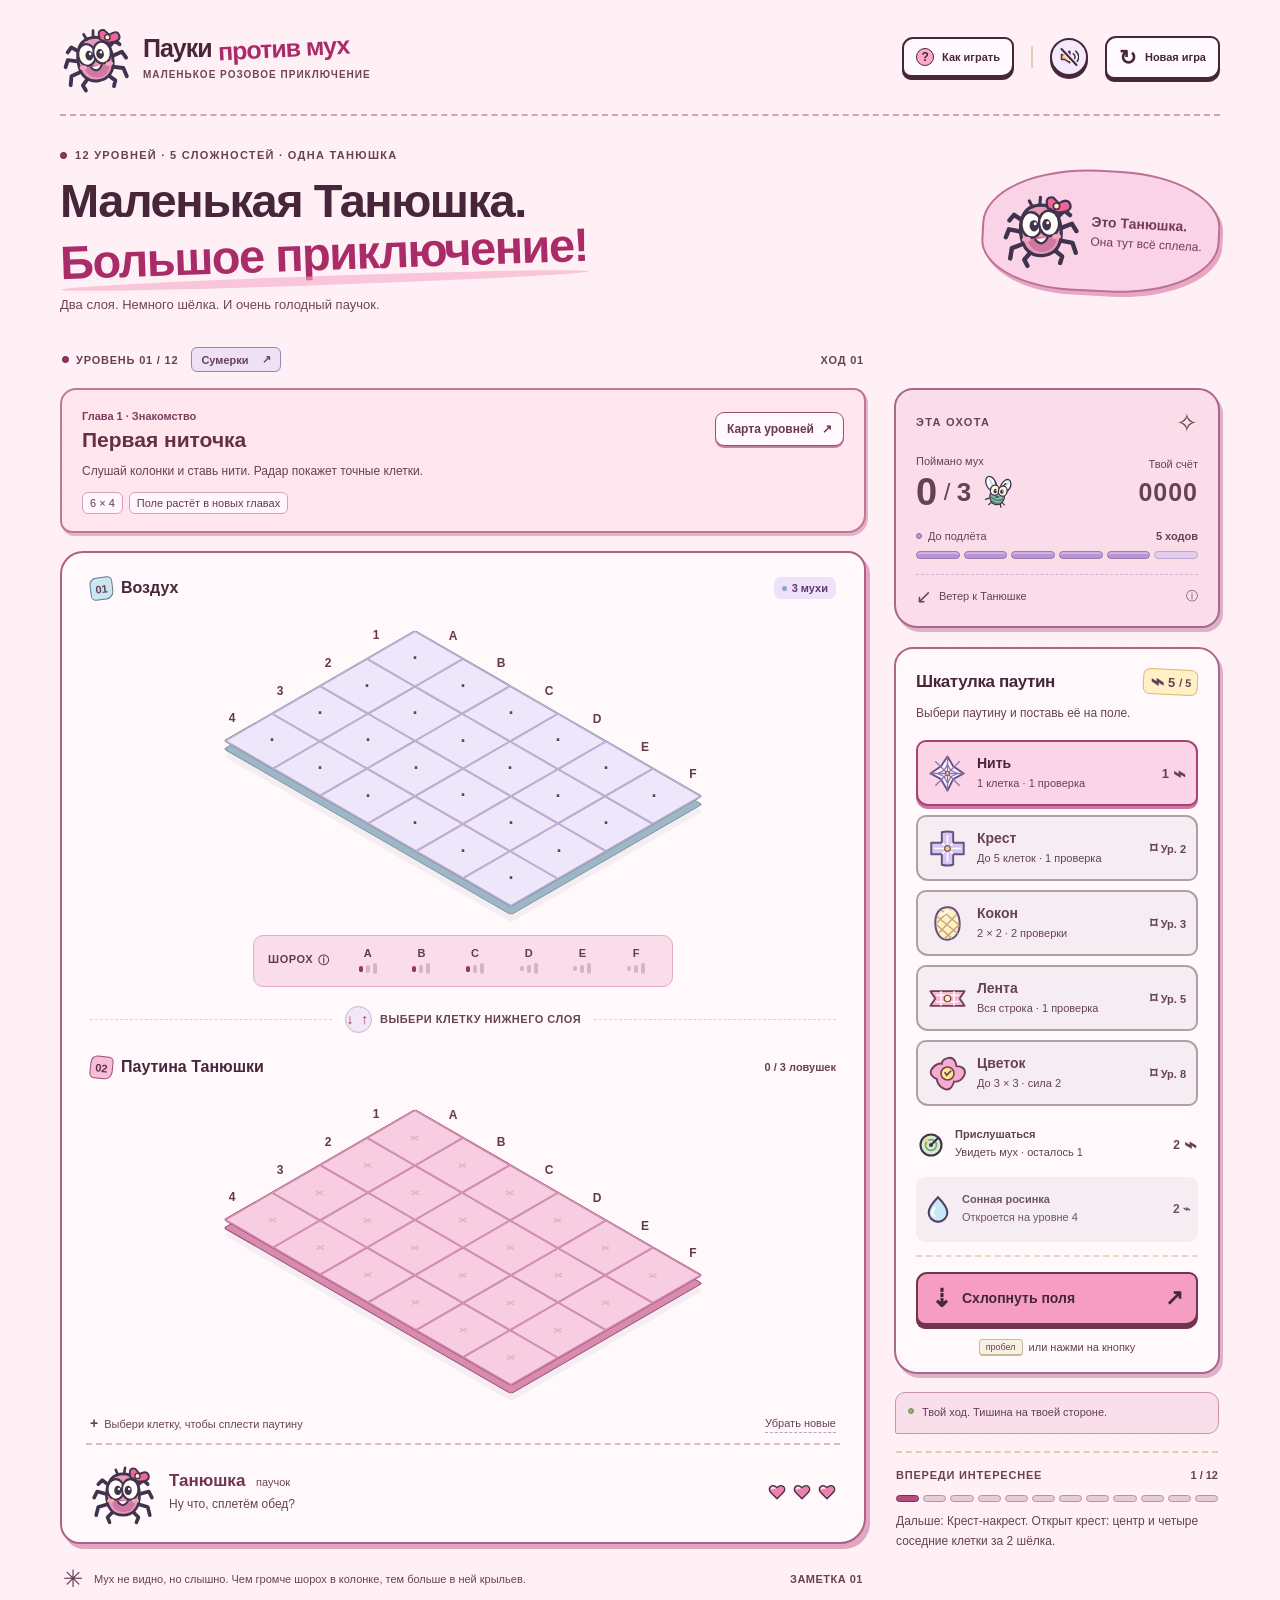
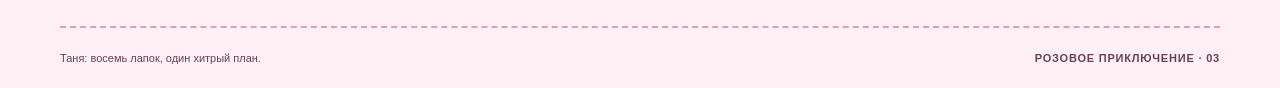
<file: index.html>
<!doctype html>
<html lang="ru">
<head>
  <meta charset="UTF-8">
  <meta name="viewport" content="width=device-width, initial-scale=1">
  <meta name="theme-color" content="#fff0f5">
  <meta name="description" content="Пауки против мух — изометрическая тактическая игра про паучка Таню, скрытых мух и ловушки. Играйте прямо в браузере.">
  <title>Пауки против мух — приключение Танюшки</title>
  <link rel="stylesheet" href="styles.css">
  <script src="game-core.js" defer></script>
  <script src="game.js" defer></script>
</head>
<body>
  <svg class="svg-library" xmlns="http://www.w3.org/2000/svg" aria-hidden="true">
    <defs>
      <symbol id="icon-spider" viewBox="0 0 64 64">
        <g fill="none" stroke="#40334e" stroke-width="3.5" stroke-linecap="round" stroke-linejoin="round"><path d="m22 28-10-8-4 4m13 11L7 31l-3 6m18 5L8 46l-2 8m20-7-9 9 2 5m23-33 10-8 4 4M43 35l14-4 3 6m-18 5 14 4 2 8m-20-7 9 9-2 5"/></g>
        <path d="M16 35c0-14 6-21 16-21s16 7 16 21c0 13-7 19-16 19s-16-6-16-19Z" fill="#e99abc" stroke="#40334e" stroke-width="2.6"/>
        <path d="M21 38c0 9 5 13 12 13 6 0 10-4 11-10" fill="#cf78a0"/>
        <path d="m27 15-2-5m8 4 1-6m4 7 5-4" fill="none" stroke="#40334e" stroke-width="2.5" stroke-linecap="round"/>
        <path d="M39 17q-2-10 5-8l4 5q8-4 9 2t-11 5Z" fill="#ef649b" stroke="#40334e" stroke-width="1.8"/><circle cx="46" cy="16" r="2.5" fill="#fff0b9" stroke="#40334e" stroke-width="1.3"/><ellipse cx="25" cy="29" rx="8" ry="10" fill="#fffdf5" stroke="#40334e" stroke-width="2"/><ellipse cx="39" cy="29" rx="8" ry="10" fill="#fffdf5" stroke="#40334e" stroke-width="2"/>
        <ellipse cx="27" cy="30" rx="3.5" ry="4.5" fill="#40334e"/><ellipse cx="37" cy="30" rx="3.5" ry="4.5" fill="#40334e"/><circle cx="28" cy="28.5" r="1.2" fill="white"/><circle cx="38" cy="28.5" r="1.2" fill="white"/>
        <ellipse cx="20" cy="40" rx="3.5" ry="2" fill="#f3a6bd"/><ellipse cx="44" cy="40" rx="3.5" ry="2" fill="#f3a6bd"/><path d="M27 41q5 7 10-1" fill="#fffdf5" stroke="#40334e" stroke-width="1.8" stroke-linecap="round"/>
      </symbol>
      <symbol id="icon-fly" viewBox="0 0 48 48">
        <g stroke="#40334e" stroke-width="1.8" stroke-linecap="round" stroke-linejoin="round"><path d="M21 26C4 24 1 6 10 6c8 0 13 13 14 19M26 25C25 6 36 1 39 8c4 8-4 17-11 21" fill="#f4fdff"/><path d="m10 10 10 12M36 9l-8 14" stroke="#aed5e4"/>
        <path d="m18 33-8 5m11 0-5 6m13-9 8 5m-7-3 3 7" fill="none"/><ellipse cx="25" cy="31" rx="10" ry="11" fill="#81b9a1"/><path d="M17 33q8 6 16 0m-13 6q5 3 10 0" fill="none" stroke="#507b70"/>
        <path d="m21 17-3-6m11 5 4-5" fill="none"/><ellipse cx="20" cy="23" rx="6" ry="7" fill="#fff6d8"/><ellipse cx="31" cy="22" rx="6" ry="7" fill="#fff6d8"/></g><ellipse cx="21" cy="24" rx="2.4" ry="3" fill="#40334e"/><ellipse cx="30" cy="23" rx="2.4" ry="3" fill="#40334e"/><circle cx="22" cy="23" r=".9" fill="white"/><circle cx="31" cy="22" r=".9" fill="white"/><path d="m23 32 4-1" stroke="#40334e" stroke-width="1.8" stroke-linecap="round"/>
      </symbol>
      <symbol id="icon-web" viewBox="0 0 48 48">
        <path d="m24 3 7 12 13 9-13 7-7 14-8-14L3 24l13-9Z" fill="#f9f3ff" stroke="#675182" stroke-width="2.3" stroke-linejoin="round"/><g fill="none" stroke="#8e74af" stroke-width="1.6" stroke-linejoin="round"><path d="M24 3v42M3 24h41M9 9l30 30M9 39 39 9"/><path d="m24 13 4 7 8 4-8 4-4 8-4-8-8-4 8-4Z"/></g><circle cx="24" cy="24" r="2.4" fill="#ffcb67" stroke="#675182" stroke-width="1.3"/>
      </symbol>
      <symbol id="icon-cross" viewBox="0 0 48 48"><path d="M17 4q7-2 14 0v13h13v14H31v13q-7 2-14 0V31H4V17h13Z" fill="#d8c6f0" stroke="#675182" stroke-width="2.4" stroke-linejoin="round"/><path d="M24 8v32M8 24h32m-22-6 12 12m0-12L18 30" stroke="#fff9ff" stroke-width="2" stroke-linecap="round"/><circle cx="24" cy="24" r="3.5" fill="#ffcf71" stroke="#675182" stroke-width="1.5"/></symbol>
      <symbol id="icon-cocoon" viewBox="0 0 48 48"><path d="M23 4c11-1 16 9 16 21S32 44 23 44 9 34 9 23 13 5 23 4Z" fill="#fff0c6" stroke="#675182" stroke-width="2.5"/><g fill="none" stroke="#caa87a" stroke-width="1.8" stroke-linecap="round"><path d="m17 8 20 17M12 16l24 20M11 26l18 16M14 35l21-22M11 23 28 6M21 42l17-16"/></g><path d="m18 13 8-5" stroke="#fffdf2" stroke-width="3" stroke-linecap="round"/></symbol>
      <symbol id="icon-radar" viewBox="0 0 24 24"><circle cx="12" cy="12" r="9" fill="#d6edcb" stroke="#40334e" stroke-width="1.8"/><circle cx="12" cy="12" r="4.7" fill="none" stroke="#78a681" stroke-width="1.5"/><path d="M12 12 18 6" stroke="#40334e" stroke-width="1.8" stroke-linecap="round"/><circle cx="12" cy="12" r="1.8" fill="#40334e"/><circle cx="8" cy="8" r="1.7" fill="#ffd36e"/></symbol>
      <symbol id="icon-volume" viewBox="0 0 24 24"><path d="M3 9h4l6-4v14l-6-4H3Z" fill="#ffc978" stroke="#40334e" stroke-width="1.8" stroke-linejoin="round"/><path d="M17 8c3 2 3 6 0 8m3-11c5 4 5 10 0 14" fill="none" stroke="#40334e" stroke-width="1.8" stroke-linecap="round"/></symbol>
      <symbol id="icon-heart" viewBox="0 0 24 24"><path d="M12 21 4 13C-2 7 5 0 12 6c7-6 14 1 8 7Z" fill="currentColor" stroke="#40334e" stroke-width="1.8" stroke-linejoin="round"/><path d="M5 8q1-3 4-1" fill="none" stroke="#fff8ee" stroke-width="2" stroke-linecap="round"/></symbol>
      <symbol id="icon-ribbon" viewBox="0 0 48 48"><path d="M3 15h42l-6 9 6 9H3l6-9Z" fill="#f7b7d1" stroke="#704059" stroke-width="2.3" stroke-linejoin="round"/><path d="M10 20h28m-28 8h28M16 15v18m16-18v18" stroke="#fff8fb" stroke-width="2"/><circle cx="24" cy="24" r="4" fill="#fff0ae" stroke="#704059" stroke-width="1.5"/></symbol>
      <symbol id="icon-blossom" viewBox="0 0 48 48"><path d="M24 5c10-3 11 10 11 10s13 0 10 10-13 9-13 9-3 13-12 9-9-12-9-12S-1 26 5 18s12-6 12-6 0-6 7-7Z" fill="#f5acd0" stroke="#704059" stroke-width="2.3"/><circle cx="24" cy="24" r="8" fill="#ffe78c" stroke="#704059" stroke-width="2"/><path d="m21 23 2 3 5-5" fill="none" stroke="#704059" stroke-width="2" stroke-linecap="round"/></symbol>
      <symbol id="icon-dew" viewBox="0 0 24 24"><path d="M12 2S4 10 4 15a8 8 0 0 0 16 0c0-5-8-13-8-13Z" fill="#c8e8f8" stroke="#534166" stroke-width="1.8"/><path d="M9 11c-3 4-2 6 0 7" fill="none" stroke="white" stroke-width="2" stroke-linecap="round"/></symbol>
      <symbol id="icon-leaf" viewBox="0 0 48 48"><path d="M7 39C2 14 22 4 41 7c2 23-12 36-34 32Z" fill="#94b98a" stroke="#425f43" stroke-width="2.4"/><path d="m8 39 25-25M18 29l-2-12m10 4 10 2" fill="none" stroke="#425f43" stroke-width="2"/></symbol>
    </defs>
  </svg>

  <div class="app-shell">
    <header class="site-header">
      <a class="brand" href="./index.html" aria-label="Пауки против мух — главная"><span class="brand-symbol"><svg><use href="#icon-spider"/></svg></span><span>Пауки <i>против мух</i><span class="brand-caption">МАЛЕНЬКОЕ РОЗОВОЕ ПРИКЛЮЧЕНИЕ</span></span></a>
      <nav class="header-actions" aria-label="Настройки игры">
        <button class="text-button" id="help-button"><span class="question-icon">?</span><span>Как играть</span></button>
        <span class="header-divider"></span>
        <button class="icon-button muted" id="sound-button" aria-label="Включить звук" aria-pressed="false" title="Включить звук"><svg><use href="#icon-volume"/></svg><span class="sound-slash"></span></button>
        <button class="text-button restart-button" id="restart-button"><span class="restart-icon">↻</span><span>Новая игра</span></button>
      </nav>
    </header>

    <main>
      <section class="intro" aria-labelledby="game-title">
        <div class="intro-copy"><div class="eyebrow"><span class="live-dot"></span> 12 УРОВНЕЙ · 5 СЛОЖНОСТЕЙ · ОДНА ТАНЮШКА</div><h1 id="game-title">Маленькая Танюшка.<br><em>Большое приключение!</em></h1><p>Два слоя. Немного шёлка. И очень голодный паучок.</p></div>
        <div class="intro-character" aria-hidden="true"><svg><use href="#icon-spider"/></svg><span>Это Танюшка.<small>Она тут всё сплела.</small></span></div>
      </section>

      <section class="game-layout" aria-label="Игра Пауки против мух">
        <div class="play-column">
          <div class="arena-toolbar"><div class="wave-marker"><span class="live-dot"></span><span id="wave-label">УРОВЕНЬ 01 / 12</span></div><button class="difficulty-tag" id="difficulty-button">Сумерки <span>↗</span></button><span class="turn-label" id="turn-label">ХОД 01</span></div>
          <div class="level-brief"><div><span class="chapter-label" id="chapter-label">Глава 1 · Знакомство</span><h2 id="level-name">Первая ниточка</h2></div><button class="map-button" id="map-button">Карта уровней <span>↗</span></button><p id="level-tip">Слушай колонки и ставь нити.</p><div class="mechanic-tags"><span id="board-size">6 × 4</span><span class="board-growth-hint">Поле растёт в новых главах</span></div><div class="mechanic-tags" id="mechanic-tags"></div></div>
          <div class="arena" id="arena">
            <section class="board-section air-section" aria-labelledby="air-title">
              <div class="board-heading"><h2 id="air-title"><span class="layer-number">01</span> Воздух <span class="board-subtitle">они где-то здесь</span></h2><span class="board-badge"><span class="tiny-dot"></span> <span id="air-count">3 мухи</span></span></div>
              <div class="board-wrap"><div class="iso-plane"><div class="coordinate-row" aria-hidden="true"><span>A</span><span>B</span><span>C</span><span>D</span><span>E</span><span>F</span></div><div class="coordinate-col" aria-hidden="true"><span>1</span><span>2</span><span>3</span><span>4</span></div><div class="grid air-grid" id="air-grid" role="img" aria-label="Воздушное поле: положение мух скрыто"></div><div class="air-veil" aria-hidden="true"><span class="veil-speck speck-one"></span><span class="veil-speck speck-two"></span><span class="veil-speck speck-three"></span></div></div></div>
              <div class="noise-row"><span class="noise-label">ШОРОХ <span title="Индикаторы показывают количество мух в каждой колонке: от 0 до 3 и больше">ⓘ</span></span><div class="noise-meters" id="noise-meters"></div></div>
            </section>
            <div class="merge-divider"><span></span><div id="merge-label"><span class="merge-arrows">↓ ↑</span> <span id="selection-label">ВЫБЕРИ КЛЕТКУ НИЖНЕГО СЛОЯ</span></div><span></span></div>
            <section class="board-section web-section" aria-labelledby="web-title">
              <div class="board-heading"><h2 id="web-title"><span class="layer-number">02</span> Паутина Танюшки <span class="board-subtitle">твой слой</span></h2><span class="placement-count" id="placement-count">0 / 3 ловушки</span></div>
              <div class="board-wrap"><div class="iso-plane"><div class="coordinate-row" aria-hidden="true"><span>A</span><span>B</span><span>C</span><span>D</span><span>E</span><span>F</span></div><div class="coordinate-col" aria-hidden="true"><span>1</span><span>2</span><span>3</span><span>4</span></div><div class="grid web-grid" id="web-grid" role="group" aria-label="Поле Тани для размещения паутин"></div></div></div>
              <div class="web-board-caption"><span><span class="caption-cross">+</span> Выбери клетку, чтобы сплести паутину</span><button id="clear-button" class="clear-button" disabled>Убрать новые</button></div>
            </section>
            <div class="spider-home"><svg class="home-spider" aria-hidden="true"><use href="#icon-spider"/></svg><div class="tanya-caption"><strong>Танюшка <span>паучок</span></strong><span class="home-label" id="spider-caption">Ну что, сплетём обед?</span></div><div class="hearts" id="hearts" aria-label="3 жизни"></div></div>
            <div class="result-banner" id="result-banner" role="status" aria-live="polite"></div>
          </div>
          <div class="field-note"><span class="note-symbol">✳</span><p id="field-note">Мух не видно, но слышно. Чем громче шорох в колонке, тем больше в ней крыльев.</p><span class="note-index">ЗАМЕТКА 01</span></div>
        </div>

        <aside class="control-column" aria-label="Управление охотой">
          <section class="status-card"><div class="status-top"><span class="eyebrow">ЭТА ОХОТА</span><span class="small-spark">✧</span></div><div class="score-row"><div><span class="stat-label">Поймано мух</span><div class="catch-value"><span id="caught-count">0</span><span class="catch-divider">/</span><span id="total-flies">3</span><svg><use href="#icon-fly"/></svg></div></div><div class="score-stat"><span class="stat-label">Твой счёт</span><strong id="score">0000</strong></div></div><div class="threat-heading"><span><span class="threat-dot"></span> До подлёта</span><strong id="threat-label">5 ходов</strong></div><div class="threat-track" id="threat-track"></div><div class="wind-line"><span id="wind-icon">↗</span><span id="wind-label">Ветер на восток</span><span class="wind-help" title="После проверки мухи чаще смещаются по ветру, но могут полететь и в другую сторону">ⓘ</span></div></section>

          <section class="tool-card"><div class="tool-title"><h2>Шкатулка паутин</h2><span class="silk-counter" title="Шёлк восстанавливается в начале каждого хода"><span class="silk-icon">⌁</span><span id="silk-count">5</span><span class="silk-max" id="silk-max">/ 5</span></span></div><p class="section-hint">Выбери паутину и поставь её на поле.</p><div class="trap-list" id="trap-list"></div><button class="radar-button" id="radar-button"><svg><use href="#icon-radar"/></svg><span><strong>Прислушаться</strong><small id="radar-caption">Увидеть мух · 1 раз за волну</small></span><span class="radar-price">2 <span>⌁</span></span></button><button class="radar-button freeze-button" id="freeze-button" disabled><svg aria-hidden="true"><use href="#icon-dew"/></svg><span><strong>Сонная росинка</strong><small id="freeze-caption">Откроется на уровне 4</small></span><span class="radar-price">2 ⌁</span></button><div class="action-area"><button class="merge-button" id="merge-button"><span class="button-merge-icon">⇣</span><span>Схлопнуть поля</span><span class="button-arrow">↗</span></button><div class="keyboard-hint"><kbd>пробел</kbd><span>или нажми на кнопку</span></div></div></section>
          <div class="turn-note" id="turn-note" aria-live="polite"><span class="note-orb"></span><span>Твой ход. Тишина на твоей стороне.</span></div>
          <div class="progress-card"><div><span class="eyebrow">ВПЕРЕДИ ИНТЕРЕСНЕЕ</span><span id="progress-count">1 / 12</span></div><div class="wave-progress" id="wave-progress"></div><p id="progress-hint">Во второй волне откроется паутина «Крест».</p></div>
        </aside>
      </section>
      <footer><span>Таня: восемь лапок, один хитрый план.</span><span>РОЗОВОЕ ПРИКЛЮЧЕНИЕ · 03</span></footer>
    </main>
  </div>

  <dialog id="help-dialog" class="modal"><button class="modal-close" data-close aria-label="Закрыть">×</button><span class="eyebrow">РУКОВОДСТВО МАЛЕНЬКОГО ХИЩНИКА</span><h2>Слушай. Плети. Лови.</h2><p class="modal-lead">Перед тобой два изометрических слоя: воздух с мухами и паутина Танюшки. Ромбики с одинаковыми координатами лежат друг над другом и совпадают при схлопывании.</p><ol class="rules-list"><li><span>01</span><div><strong>Прислушайся к воздуху</strong><p>Мухи скрыты. Полоски шороха показывают их количество в каждой колонке: 0, 1, 2 или 3 и больше. Радар за 2 шёлка раскрывает точные клетки до конца хода.</p></div></li><li><span>02</span><div><strong>Сплети ловушки</strong><p>Выбери паутину в шкатулке, затем клетки нижнего поля. Начальный лимит — 3 ловушки, с улучшениями — до 5. Повторный клик убирает ловушку. За новую вернётся шёлк; старый кокон можно снять без возврата.</p></div></li><li><span>03</span><div><strong>Схлопни поля</strong><p>Совпавшие с паутиной мухи пойманы! Остальные перелетают на новые клетки и становятся на ход ближе к Тане. Долетевшая муха отнимает у неё одну жизнь.</p></div></li><li><span>04</span><div><strong>Пройди двенадцать уровней</strong><p>Каждый ход шёлк восстанавливается. Между уровнями выбирай улучшение. Новые паутины, виды мух и погода открываются постепенно — подсказка над полем объясняет каждую механику. Вся кампания видна на карте уровней. В главах 2 и 3 поле растёт: 6 × 4 → 7 × 5 → 8 × 6. Вместе с ним растёт запас шёлка.</p></div></li></ol><div class="rules-footer">Много мух за один ход → больше очков.<br>Стрелки перемещают выбор по полю. Enter ставит паутину.</div><button class="primary-button" data-close>Пора на охоту <span>↗</span></button><details class="mechanics-guide"><summary>Новые мухи и механики</summary><p><b>Шустрик »</b> делает до двух шагов. <b>Бронежужжа ◆</b> выдерживает два удара. <b>Королева ♛</b> — три удара и отнимает две жизни. Удар по броне оглушает: муха остаётся видимой, не двигается и не приближается эту проверку.</p><p><b>Росинка</b> за 2 шёлка останавливает движение и подлёт всех мух на одну проверку. <b>Туман</b> скрывает количество мух в колонке, но радар работает. <b>Листья</b> запрещают размещение любой части ловушки. <b>Порывы</b> дают каждой мухе ещё один шаг.</p><p><b>Лента</b> за 3 шёлка ловит всю строку. <b>Цветок</b> за 4 шёлка накрывает до 3 × 3 клеток и наносит два удара. Обе паутины действуют одну проверку.</p></details></dialog>

  <dialog id="new-game-dialog" class="modal new-game-modal"><button class="modal-close" data-close aria-label="Закрыть">×</button><span class="eyebrow">У КАЖДОЙ ОХОТЫ СВОЙ РИТМ</span><h2>Каким будет вечер?</h2><p class="modal-lead">Выбери сложность. Начнётся новая охота с первой волны.</p><div class="difficulty-options"><button class="difficulty-option" data-difficulty="easy"><span class="difficulty-symbol">☼</span><span><strong>Тёплый вечер</strong><small>4 жизни · 6 шёлка · больше времени</small></span></button><button class="difficulty-option selected" data-difficulty="normal"><span class="difficulty-symbol">◐</span><span><strong>Сумерки</strong><small>3 жизни · 5 шёлка · золотая середина</small></span></button><button class="difficulty-option" data-difficulty="hard"><span class="difficulty-symbol">☾</span><span><strong>Глубокая ночь</strong><small>2 жизни · 5 шёлка · меньше времени</small></span></button><button class="difficulty-option" data-difficulty="expert"><span class="difficulty-symbol">ϟ</span><span><strong>Гроза в саду</strong><small>2 жизни · 4 шёлка · увеличенный рой</small></span></button><button class="difficulty-option" data-difficulty="nightmare"><span class="difficulty-symbol">♛</span><span><strong>Жужж-кошмар</strong><small>1 жизнь · 4 шёлка · только для смелых</small></span></button></div><button class="primary-button" id="start-game-button">Начать охоту <span>↗</span></button><p class="record-line" id="record-line">Твой рекорд: 0</p></dialog>

  <dialog id="wave-dialog" class="modal wave-modal"><span class="eyebrow" id="wave-dialog-eyebrow">МОЖНО ВЫДОХНУТЬ</span><div class="celebration-icon"><svg><use href="#icon-web"/></svg></div><h2 id="wave-dialog-title">Воздух стал тише.</h2><p class="modal-lead" id="wave-dialog-description"></p><div class="wave-summary" id="wave-summary"></div><div id="upgrade-section"><h3>Маленькое преимущество на всю охоту</h3><div class="upgrade-options" id="upgrade-options"></div></div><button class="primary-button" id="next-wave-button">Следующая волна <span>↗</span></button></dialog>
  <dialog id="map-dialog" class="modal campaign-modal"><button class="modal-close" data-close aria-label="Закрыть">×</button><span class="eyebrow">ПРИКЛЮЧЕНИЕ ТАНЮШКИ</span><h2>Впереди столько жужжания!</h2><p class="modal-lead">12 уровней в трёх главах. Выбирай карточку, чтобы узнать, что ждёт впереди.</p><div class="campaign-grid" id="campaign-grid"></div><div class="campaign-detail" id="campaign-detail" aria-live="polite"></div><button class="primary-button" data-close>Вернуться к Танюшке <span>↗</span></button></dialog>
  <nav class="mobile-dock" aria-label="Быстрые действия"><label><span id="mobile-silk">Шёлк 5 / 5</span><select id="mobile-trap" aria-label="Выбрать паутину"></select></label><button id="mobile-radar" aria-label="Прислушаться за 2 шёлка"><svg aria-hidden="true"><use href="#icon-radar"/></svg><small>2 ⌁</small></button><button id="mobile-merge">Схлопнуть ⇣</button></nav>
  <div id="particle-layer" aria-hidden="true"></div>
  <div class="toast" id="toast" role="status" aria-live="polite"></div>
</body>
</html>
</file>
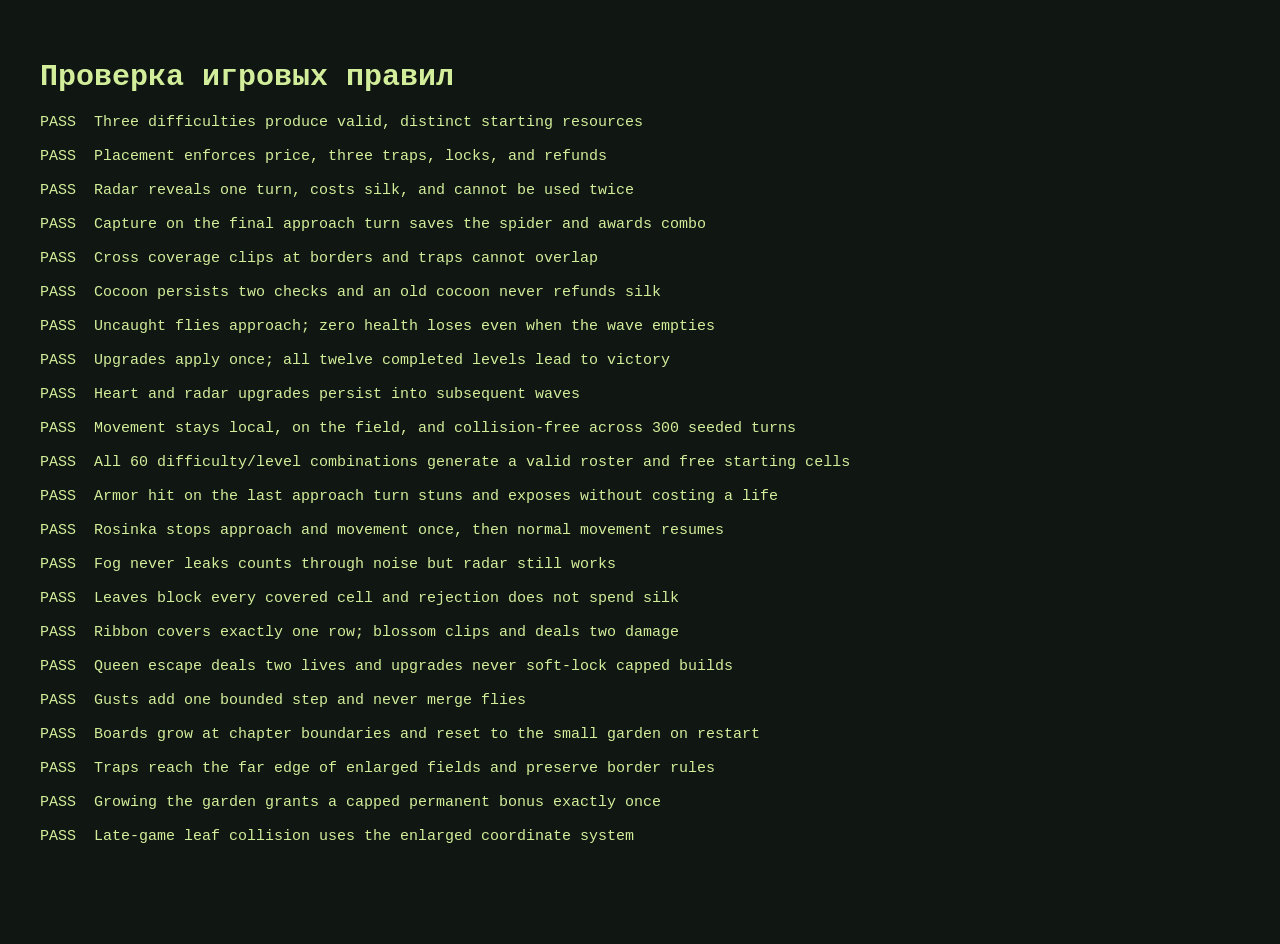
<file: tests/index.html>
<!doctype html>
<html lang="ru"><head><meta charset="UTF-8"><title>Проверка игровых правил</title><script src="../game-core.js" defer></script><script src="game-core.test.js" defer></script></head><body style="background:#101611;color:#d3ee9b;font:15px monospace;padding:32px"><h1>Проверка игровых правил</h1><pre id="results"></pre><script>window.addEventListener('DOMContentLoaded', () => { document.getElementById('results').textContent = window.__testResults.map(test => `${test.passed ? 'PASS' : 'FAIL'}  ${test.name}${test.error ? '\n      ' + test.error : ''}`).join('\n\n'); });</script></body></html>
</file>
<file: styles.css>
/* A little paper-and-ink woodland. All artwork is local, scalable SVG. */
:root {
  color-scheme: light;
  --bg: #fff0f5;
  --paper: #fffafd;
  --ink: #472639;
  --text: #472639;
  --muted: #704459;
  --purple: #a92c68;
  --purple-light: #e9def6;
  --sky: #dcedf5;
  --grass: #e2edc4;
  --yellow: #ffaacb;
  --coral: #ed8b87;
  --line: #dfd1b9;
  --sans: "Trebuchet MS", "Arial Rounded MT Bold", "Segoe UI", Arial, sans-serif;
  --round: "Arial Rounded MT Bold", "Trebuchet MS", "Segoe UI", Arial, sans-serif;
  --shadow: 0 4px 0 #ddb1c8;
}
* { box-sizing: border-box; }
body { margin: 0; background: var(--bg); color: var(--ink); font: 14px var(--sans); -webkit-font-smoothing: antialiased; }
button, a { -webkit-tap-highlight-color: transparent; touch-action: manipulation; }
button { font: inherit; color: inherit; cursor: pointer; border: 0; }
button:disabled { cursor: not-allowed; }
button:focus-visible, a:focus-visible { outline: 3px solid var(--purple); outline-offset: 5px; }
svg { width: 24px; height: 24px; }
.svg-library { position: absolute; width: 0; height: 0; overflow: hidden; }
.app-shell { width: min(1160px, calc(100% - 96px)); margin: 0 auto; }
.site-header { min-height: 90px; display: flex; align-items: center; justify-content: space-between; gap: 20px; border-bottom: 1.5px solid #ded9e1; }
.brand { display: flex; align-items: center; gap: 13px; color: var(--ink); text-decoration: none; font: 900 27px/1.1 var(--round); letter-spacing: -1px; }
.brand-symbol { width: 58px; height: 60px; transform: rotate(-9deg); }
.brand-symbol svg { width: 100%; height: 100%; }
.brand i { color: var(--purple); font-style: normal; }
.brand-caption { display: block; font: 800 11px var(--sans); letter-spacing: 2.6px; color: var(--muted); margin-top: 9px; }
.header-actions { display: flex; align-items: center; gap: 17px; }
.text-button { display: flex; align-items: center; gap: 8px; background: var(--paper); border: 2px solid var(--ink); border-radius: 11px 9px 12px 9px; padding: 9px 12px; font-size: 11px; font-weight: 800; box-shadow: 0 3px 0 var(--ink); transition: transform .15s, box-shadow .15s; }
.text-button:hover:not(:disabled) { background: #ffedbe; transform: translateY(-2px) rotate(-1deg); box-shadow: 0 5px 0 var(--ink); }
.text-button:active:not(:disabled) { transform: translateY(2px); box-shadow: 0 1px 0 var(--ink); }
.text-button:disabled { opacity: .5; }
.question-icon { width: 18px; height: 18px; display: grid; place-items: center; border: 1.5px solid var(--ink); background: var(--yellow); border-radius: 50%; font-size: 12px; }
.header-divider { height: 22px; width: 2px; background: var(--line); }
.icon-button { position: relative; display: grid; place-items: center; width: 38px; height: 38px; background: #f4eafc; border: 2px solid var(--ink); border-radius: 50%; box-shadow: 0 3px 0 var(--ink); }
.icon-button svg { width: 20px; height: 20px; }
.sound-slash { display: none; position: absolute; width: 2px; height: 24px; background: var(--ink); transform: rotate(-43deg); box-shadow: 0 0 0 1.5px #f4eafc; border-radius: 2px; }
.muted .sound-slash { display: block; }
.restart-icon { font-size: 21px; line-height: 1; }
.intro { display: flex; align-items: center; justify-content: space-between; gap: 24px; padding: 30px 0 24px; }
.intro-copy { position: relative; z-index: 1; }
.eyebrow { display: flex; align-items: center; gap: 8px; color: var(--muted); font-size: 11px; font-weight: 800; letter-spacing: 1.3px; line-height: 1.4; }
.intro .eyebrow { display: inline-flex; color: #674155; font-size: 11px; letter-spacing: 1.3px; }
.live-dot { display: inline-block; width: 7px; height: 7px; flex-shrink: 0; background: var(--purple); border: 1px solid var(--ink); border-radius: 50%; }
h1 { font: 900 clamp(28px, 3.2vw, 41px)/1.15 var(--round); letter-spacing: -1.5px; margin: 12px 0 10px; }
h1 em { font-style: normal; color: var(--purple); }
h1 em::after { content: none; }
.intro p { font-size: 12px; color: #674155; margin: 0; line-height: 1.65; }
.game-layout { display: grid; grid-template-columns: minmax(0, 1fr) 326px; gap: 28px; align-items: start; }
.arena-toolbar { min-height: 48px; display: flex; align-items: center; gap: 13px; padding: 0 2px 8px; }
.wave-marker { display: flex; align-items: center; gap: 7px; font-size: 11px; font-weight: 900; letter-spacing: .8px; color: #674155; }
.difficulty-tag { display: flex; align-items: center; gap: 13px; padding: 5px 9px; border: 1.5px solid #9e83b5; border-radius: 6px; background: #eee1f6; color: #674155; font-size: 11px; font-weight: 700; }
.difficulty-tag:hover:not(:disabled) { background: #dfc8f2; }
.difficulty-tag:disabled { opacity: .5; }
.turn-label { margin-left: auto; color: #674155; font-size: 11px; font-weight: 800; letter-spacing: .8px; }
.arena { position: relative; padding: 24px 24px 0; background: #fff9fc; border: 1.5px solid #b77697; border-radius: 18px; box-shadow: var(--shadow); overflow: hidden; }
.arena::before { content: none; }
.board-section { position: relative; z-index: 2; transition: transform .6s cubic-bezier(.65, 0, .3, 1), opacity .5s; }
.board-heading { display: flex; align-items: center; justify-content: space-between; gap: 10px; margin-bottom: 0; padding: 0 4px; }
.board-heading h2 { display: flex; align-items: center; gap: 8px; margin: 0; font-size: 16px; font-weight: 900; }
.layer-number { display: grid; place-items: center; width: 23px; height: 23px; font-size: 11px; border: 1.5px solid #617b91; border-radius: 7px 5px 8px 5px; background: #cbe6f1; color: #674155; transform: rotate(-7deg); }
.web-section .layer-number { background: #d8e6ad; color: #674155; border-color: #899965; transform: rotate(6deg); }
.board-subtitle { color: #674155; font-size: 11px; font-weight: 400; margin-left: 3px; }
.board-badge { display: flex; align-items: center; gap: 5px; padding: 5px 8px; border-radius: 7px; background: #e4f1f5; color: #674155; font-size: 11px; font-weight: 700; white-space: nowrap; }
.tiny-dot { width: 5px; height: 5px; border-radius: 50%; background: #86aac1; }
.board-wrap { position: relative; width: min(480px, calc(100% - 50px)); aspect-ratio: 1.7320508076; margin: 30px auto 28px; padding: 0; }
.coordinate-row { position: absolute; z-index: 3; top: -23px; left: 0; width: 100%; height: 18px; display: grid; grid-template-columns: repeat(var(--columns, 6), 1fr); align-items: center; text-align: center; font-size: 11px; font-weight: 800; color: #674155; pointer-events: none; }
.coordinate-col { position: absolute; z-index: 3; left: -23px; top: 0; bottom: 0; width: 16px; display: grid; grid-template-rows: repeat(var(--rows, 4), 1fr); align-items: center; text-align: center; font-size: 11px; font-weight: 800; color: #674155; pointer-events: none; }
.grid { position: relative; display: grid; width: 100%; height: 100%; grid-template-columns: repeat(var(--columns, 6), minmax(0, 1fr)); grid-template-rows: repeat(var(--rows, 4), minmax(0, 1fr)); gap: 0; border: 1.5px solid #8095a5; border-radius: 3px; }
.air-cell, .web-cell { display: grid; place-items: center; position: relative; min-width: 0; min-height: 0; border: .75px solid #a5b9c6; border-radius: 0; transition: background .18s, border-color .18s, box-shadow .18s; }
.air-cell:nth-child(3n), .web-cell:nth-child(3n) { border-radius: 0; }
.air-cell { background: #eee6fb; box-shadow: none; }
.air-cell:nth-child(5n) { background: #eee6fb; }
.air-cell::after { content: "·"; font: 900 18px var(--round); color: #674155; transform: matrix(.5, -.5, .8660254, .8660254, 0, 0); pointer-events: none; }
.air-cell:nth-child(3n)::after { transform: matrix(.5, -.5, .8660254, .8660254, 0, 0); }
.air-cell.revealed::after, .air-cell.caught::after { content: none; }
.air-cell svg { width: 40px; height: 40px; animation: cell-fly .8s ease-in-out infinite alternate; filter: drop-shadow(0 4px 0 #8b9ca42a); }
.air-cell.revealed { background: #fff0bf; border-color: #caa965; }
.air-cell.caught { background: #d2e9ac; border-color: #758e55; }
.air-cell.caught svg { animation: caught-wiggle .3s ease-in-out 3; }
.air-cell.escaped { background: #fbd3c7; border-color: #bf8676; }
.air-cell.escaped::after { content: "!"; font-size: 27px; color: #674155; transform: rotate(9deg); }
.air-veil { display: none; }
.noise-row { display: flex; align-items: center; gap: 16px; max-width: 420px; margin: 2px auto 0; padding: 10px 14px; background: #f6dfec; border-radius: 10px; }
.noise-label { display: flex; gap: 5px; font-size: 11px; font-weight: 800; letter-spacing: .6px; color: #674155; }
.noise-meters { display: grid; grid-template-columns: repeat(var(--columns, 6), 1fr); gap: 10px; width: 100%; }
.noise-meter { display: flex; flex-direction: column; gap: 4px; align-items: center; justify-content: center; height: 30px; cursor: help; }
.noise-bar { width: 4px; height: 5px; background: #e4d8e8; border-radius: 2px; }
.noise-bar:nth-child(2) { height: 8px; }
.noise-bar:nth-child(3) { height: 11px; }
.noise-bar.lit { background: #9b7cbd; box-shadow: 0 1px 0 #675480; }
.merge-divider { display: flex; align-items: center; gap: 13px; margin: 19px 4px 23px; transition: opacity .3s; }
.merge-divider > span { flex: 1; border-top: 1px dashed #d8d0e0; }
.merge-divider > div { display: flex; align-items: center; gap: 8px; color: #674155; font-size: 11px; font-weight: 800; letter-spacing: .5px; white-space: nowrap; }
.merge-arrows { color: var(--purple); background: #f1e8f6; border: 1.5px solid #c7b2d9; border-radius: 50%; width: 27px; height: 27px; display: grid; place-items: center; font-size: 14px; letter-spacing: 2px; }
.placement-count { font-size: 11px; font-weight: 700; color: #674155; white-space: nowrap; }
.web-cell { padding: 0; color: #674155; background: #f8cde1; border-color: #c782a5; box-shadow: none; }
.web-cell::after { content: "+"; position: absolute; font-size: 14px; font-weight: 600; color: #94ad7666; pointer-events: none; }
.web-cell:hover:not(:disabled) { background: #f3dfa3; border-color: #ba9c55; box-shadow: inset 0 0 0 1px #ba9c55; }
.web-cell.preview { background: #f4e7a3; border-color: #ac904d; }
.web-cell.invalid-preview { background: #f4c8bd; border-color: #bb8574; }
.web-cell.has-trap { background: #f5b6d2; border-color: #ad4d7d; box-shadow: none; }
.web-cell.has-trap::after { content: none; }
.web-cell.has-trap svg { width: 70%; height: 70%; filter: none; animation: none; pointer-events: none; }
.web-cell.coverage-cell svg { width: 60%; height: 60%; opacity: .6; }
.web-cell.persisted { background: #f8e8bf; border-color: #b3a16d; }
.web-cell .trap-lifetime { position: absolute; bottom: 3px; right: 3px; width: 14px; height: 14px; display: grid; place-items: center; background: #fff8e4; color: #674155; border: 1px solid #a79066; border-radius: 50%; font-size: 11px; font-weight: 800; transform: matrix(.5, -.5, .8660254, .8660254, 0, 0); pointer-events: none; }
.web-cell.collision { animation: catch-flash .55s ease-out 2; }
.web-cell.empty-check { background: #f2f1dc; border-color: #b4b491; }
.web-cell:disabled { cursor: default; }
.web-board-caption { display: flex; align-items: center; justify-content: space-between; gap: 10px; margin: 3px 4px 0; color: #674155; font-size: 11px; }
.caption-cross { color: #674155; font-size: 14px; font-weight: 900; margin-right: 3px; }
.clear-button { padding: 3px 0; background: none; color: #674155; border-bottom: 1px dashed #b8a3bc; font-size: 11px; }
.clear-button:disabled { opacity: 1; }
.spider-home { position: relative; display: flex; align-items: center; gap: 13px; min-height: 99px; padding: 8px 4px 10px; margin-top: 10px; border-top: 1px solid #e8e1eb; }
.home-spider { width: 66px; height: 69px; flex-shrink: 0; animation: spider-swing 4s ease-in-out infinite; transform-origin: 50% 55%; }
.home-label { display: block; color: #674155; font-size: 11px; line-height: 1.6; }
.hearts { display: flex; gap: 7px; margin-left: auto; color: #674155; }
.hearts svg { width: 18px; height: 18px; }
.hearts .lost-heart { color: #674155; opacity: .65; }
.spider-home.happy .home-spider { animation: happy-hop .4s ease-in-out 3; }
.spider-home.worried .home-spider { animation: worried-shake .18s ease-in-out 4; }
.field-note { display: flex; align-items: center; gap: 11px; margin: 21px 3px 0; color: #674155; }
.note-symbol { color: #674155; font-size: 24px; }
.field-note p { font-size: 11px; line-height: 1.7; margin: 0; max-width: 440px; }
.note-index { margin-left: auto; font-size: 11px; font-weight: 800; letter-spacing: .5px; color: #674155; white-space: nowrap; }
.control-column { padding-top: 48px; }
.status-card, .tool-card { padding: 20px; border: 1.5px solid #c6b6d8; border-radius: 15px; box-shadow: 0 3px 0 #ddd4e7; }
.status-card { background: #fbdbea; position: relative; }
.status-top { display: flex; align-items: center; justify-content: space-between; }
.status-top .eyebrow { color: #674155; font-size: 11px; }
.small-spark { font-size: 26px; line-height: 1; color: #674155; text-shadow: 1px 1px #fff8dc; }
.score-row { display: flex; align-items: center; justify-content: space-between; margin-top: 16px; }
.stat-label { color: #674155; font-size: 11px; }
.catch-value { display: flex; align-items: center; gap: 8px; margin-top: 5px; font: 900 38px/1 var(--round); font-variant-numeric: tabular-nums; letter-spacing: -1.5px; }
.catch-value > span:first-child { color: #674155; }
.catch-value > span:nth-child(3) { font-size: 26px; color: #674155; }
.catch-divider { font-size: 24px; color: #674155; font-weight: 400; }
.catch-value svg { width: 35px; height: 35px; margin-left: 2px; transform: rotate(12deg); }
.score-stat { text-align: right; }
.score-stat strong { display: block; font: 900 25px var(--round); font-variant-numeric: tabular-nums; letter-spacing: 1px; margin-top: 7px; color: #674155; }
.threat-heading { display: flex; align-items: center; justify-content: space-between; margin-top: 19px; color: #674155; font-size: 11px; }
.threat-heading > span { display: flex; align-items: center; gap: 6px; }
.threat-heading strong { font-size: 11px; color: #674155; }
.threat-dot { width: 6px; height: 6px; background: #bc9cd2; border: 1px solid #8b6b9f; border-radius: 50%; }
.threat-track { display: flex; gap: 4px; margin-top: 9px; }
.threat-segment { flex: 1; height: 8px; border: 1px solid #bfa6cf; border-radius: 4px; background: #e0cfea; }
.threat-segment.active { background: #b795d2; border-color: #9b7ab4; box-shadow: inset 0 2px 0 #cfb4e4; }
.threat-track.danger .active { background: #ed9e87; border-color: #bf7b71; box-shadow: inset 0 2px 0 #ffc0aa; }
.wind-line { display: flex; align-items: center; gap: 7px; margin-top: 15px; padding-top: 12px; border-top: 1.5px dashed #cab7d6; font-size: 11px; color: #674155; }
.wind-line > span:first-child { font-size: 19px; color: #674155; line-height: 1; }
.wind-help { margin-left: auto; font-size: 12px; cursor: help; }
.tool-card { margin-top: 19px; background: var(--paper); padding-bottom: 16px; border-color: #d8cfdc; }
.tool-title { display: flex; align-items: center; justify-content: space-between; gap: 8px; }
.tool-title h2 { margin: 0; font-size: 15px; font-weight: 900; letter-spacing: -.4px; }
.silk-counter { display: flex; align-items: center; gap: 4px; padding: 4px 6px; background: #fff0c5; border: 1.5px solid #d8b875; border-radius: 7px; color: #674155; font-size: 13px; font-weight: 800; white-space: nowrap; transform: rotate(3deg); }
.silk-icon { font-size: 23px; line-height: 16px; }
.silk-max { color: #674155; font-size: 11px; }
.section-hint { font-size: 11px; color: #674155; margin: 9px 0 17px; }
.trap-list { display: flex; flex-direction: column; gap: 9px; }
.trap-option { position: relative; width: 100%; display: flex; align-items: center; gap: 10px; padding: 10px; background: #f5f0e5; border: 2px solid #c1b8b0; border-radius: 10px 12px 9px 12px; text-align: left; transition: background .18s, border-color .18s, transform .18s; }
.trap-option > svg { width: 39px; height: 39px; flex-shrink: 0; }
.trap-option.selected { border-color: #8d6dad; background: #f9d4e6; box-shadow: 0 3px 0 #ab8dc5; }
.trap-option:hover:not(:disabled) { background: #e8d8f7; transform: translateY(-1px); }
.trap-copy { display: flex; flex-direction: column; gap: 5px; flex: 1; }
.trap-copy strong { font-size: 13px; font-weight: 900; }
.trap-copy small { font-size: 11px; line-height: 1.4; color: #674155; }
.trap-price { display: flex; align-items: center; gap: 4px; font-size: 13px; font-weight: 800; color: #674155; }
.trap-price span { font-size: 21px; line-height: 1; }
.trap-option:disabled { opacity: 1; filter: none; }
.locked-label { color: #674155; font-size: 11px; font-weight: 700; white-space: nowrap; }
.locked-label::before { content: "⌑ "; font-size: 14px; }
.radar-button { width: 100%; display: flex; align-items: center; gap: 10px; padding: 16px 1px; margin-top: 6px; text-align: left; background: none; }
.radar-button > svg { width: 28px; height: 28px; }
.radar-button > span:nth-child(2) { display: flex; flex-direction: column; gap: 5px; flex: 1; }
.radar-button strong { font-size: 11px; color: #674155; }
.radar-button small { font-size: 11px; color: #674155; }
.radar-price { display: flex; align-items: center; gap: 4px; font-size: 12px; font-weight: 800; color: #674155; }
.radar-price span { font-size: 21px; }
.radar-button:disabled { opacity: 1; }
.radar-button:hover:not(:disabled) strong { color: #674155; text-decoration: underline; text-underline-offset: 3px; }
.action-area { padding-top: 15px; border-top: 2px dashed #e4d9c4; }
.merge-button, .primary-button { width: 100%; display: flex; align-items: center; gap: 10px; background: var(--yellow); border: 2.5px solid var(--ink); border-radius: 11px 9px 12px 9px; color: var(--ink); box-shadow: 0 4px 0 var(--ink); font-size: 14px; font-weight: 900; transition: transform .15s, box-shadow .15s, background .15s; }
.merge-button { height: 53px; padding: 0 13px; }
.merge-button:hover:not(:disabled), .primary-button:hover { background: #ffe796; transform: translateY(-2px) rotate(-.6deg); box-shadow: 1px 6px 0 var(--ink); }
.merge-button:active:not(:disabled), .primary-button:active { transform: translateY(3px); box-shadow: 0 1px 0 var(--ink); }
.merge-button:disabled { background: #eadfc4; color: #674155; border-color: #9a897d; box-shadow: 0 4px 0 #9a897d; }
.button-merge-icon { font-size: 25px; font-weight: 900; }
.button-arrow { margin-left: auto; font-size: 22px; }
.keyboard-hint { display: flex; align-items: center; justify-content: center; gap: 6px; margin-top: 14px; color: #674155; font-size: 11px; }
kbd { background: #f7f0e3; font: 9px var(--sans); color: #674155; padding: 2px 6px; border: 1px solid #ccb99b; border-bottom-width: 2px; border-radius: 4px; }
.turn-note { position: relative; display: flex; align-items: flex-start; gap: 8px; margin: 18px 1px 0; padding: 11px 12px; background: #e8edda; border: 1.5px solid #b8c29b; border-radius: 10px 11px 11px 2px; color: #674155; font-size: 11px; line-height: 1.6; }
.note-orb { width: 6px; height: 6px; flex-shrink: 0; margin-top: 4px; background: #9bac74; border: 1px solid #7a8c5d; border-radius: 50%; }
.progress-card { margin: 17px 2px 0; padding-top: 15px; border-top: 2px dashed #ddceb0; }
.progress-card > div:first-child { display: flex; align-items: center; justify-content: space-between; }
.progress-card .eyebrow { font-size: 11px; letter-spacing: .8px; color: #674155; }
.progress-card > div:first-child > span:last-child { font-size: 11px; font-weight: 800; color: #674155; }
.wave-progress { display: flex; gap: 7px; margin-top: 12px; }
.wave-step { flex: 1; height: 7px; background: #eee0bf; border: 1px solid #d7c198; border-radius: 5px; }
.wave-step.complete { background: #c5d5a3; border-color: #9eb87b; }
.wave-step.current { background: #edc66e; border-color: #b79451; box-shadow: inset 0 2px 0 #ffe9a1; }
.progress-card p { font-size: 11px; line-height: 1.7; color: #674155; margin: 9px 0 0; }
footer { display: flex; align-items: center; justify-content: space-between; gap: 20px; padding: 24px 0; margin-top: 33px; border-top: 2px dashed #dac9aa; font-size: 11px; color: #674155; }
footer > span:last-child { display: flex; align-items: center; gap: 10px; font-size: 11px; font-weight: 800; letter-spacing: .8px; }

/* Exact 30-degree projection for every board size. Plane dimensions use
   cols / (rows + cols); the wrapper reserves the projected height. Native
   hit testing follows the transform, including on growing boards. */
.iso-plane {
  position: absolute;
  top: 0;
  left: var(--iso-left, 40%);
  width: var(--iso-width, 60%);
  aspect-ratio: var(--iso-ratio, 3 / 2);
  transform: matrix(1, .5773502692, -1, .5773502692, 0, 0);
  transform-origin: 0 0;
  isolation: isolate;
}
.iso-plane::before {
  content: "";
  position: absolute;
  z-index: -1;
  inset: 0;
  background: #9eb7c7;
  border: 1.5px solid #7f96a6;
  border-radius: 3px;
  transform: translate(7px, 7px);
  box-shadow: 6px 6px 0 #ded9df55;
  pointer-events: none;
}
.web-section .iso-plane::before { background: #d88bae; border-color: #9b4e75; }
.web-grid { border-color: #a8547c; }
.coordinate-row span, .coordinate-col span { transform: matrix(.5, -.5, .8660254, .8660254, 0, 0); }
.fly-sprite { display: grid; place-items: center; width: 40px; height: 40px; transform: matrix(.5, -.5, .8660254, .8660254, 0, 0); pointer-events: none; }
.air-cell.linked { background: #e2d4f2; border-color: #a081bd; box-shadow: inset 0 0 0 1px #a081bd; }
.web-cell:focus-visible { outline: 2px solid #8151ad; outline-offset: -3px; z-index: 2; }
.noise-letter { font-size: 11px; font-weight: 800; color: #674155; }
.noise-bars { display: flex; align-items: center; gap: 3px; height: 11px; }
.tanya-caption strong { display: block; font-size: 15px; margin-bottom: 4px; }
.tanya-caption strong span { margin-left: 6px; color: #674155; font-size: 11px; font-weight: 400; }
.intro-character { display: flex; align-items: center; gap: 10px; padding: 10px 16px; border-left: 1.5px solid #dfd5e6; }
.intro-character svg { width: 64px; height: 64px; transform: rotate(-8deg); }
.intro-character > span { color: #674155; font-size: 12px; font-weight: 800; }
.intro-character small { display: block; font-weight: 400; color: #674155; font-size: 11px; margin-top: 5px; }
.arena.merging .iso-plane::before { opacity: 0; }

/* The two coordinate systems line up exactly during the reveal. */
.arena.merging .air-section { transform: translateY(var(--merge-offset, 125px)); opacity: .3; z-index: 4; }
.arena.merging .web-section { transform: translateY(calc(-1 * var(--merge-offset, 125px))); }
.arena.merging .merge-divider { opacity: 0; }
.arena.checking .air-section { opacity: 1; }
.arena.merging .board-heading, .arena.merging .noise-row, .arena.merging .web-board-caption { opacity: 0; }
.arena.merging.checking .air-cell { background: transparent; border-color: transparent; box-shadow: none; }
.arena.merging.checking .air-cell.caught { background: #d6eba1a8; border-color: #8baa65; }
.arena.merging.checking .air-cell.escaped { background: #f8c2ada8; border-color: #d58f72; }
.result-banner { position: absolute; z-index: 5; top: 46%; left: 50%; transform: translate(-50%, -50%) rotate(-3deg) scale(.6); opacity: 0; pointer-events: none; padding: 14px 20px; background: var(--yellow); border: 2px solid var(--ink); border-radius: 12px; color: var(--ink); box-shadow: 3px 4px 0 var(--ink); text-align: center; font: 900 21px var(--round); width: max-content; max-width: 85%; transition: opacity .2s, transform .3s cubic-bezier(.2, 1.5, .6, 1); }
.result-banner.visible { opacity: 1; transform: translate(-50%, -50%) rotate(-5deg) scale(1); }
.result-banner::before { content: "✷"; position: absolute; left: -22px; top: -24px; font-size: 39px; color: #674155; -webkit-text-stroke: 1.5px var(--ink); }
.result-banner small { display: block; color: #674155; font-size: 11px; font-weight: 700; margin-top: 7px; }
.toast { position: fixed; z-index: 30; bottom: 25px; left: 50%; transform: translate(-50%, 15px) rotate(-1deg); opacity: 0; pointer-events: none; max-width: calc(100% - 36px); width: max-content; padding: 14px 20px; background: #ffe19a; color: var(--ink); border: 2px solid var(--ink); border-radius: 12px; box-shadow: 3px 4px 0 var(--ink); font-size: 12px; line-height: 1.5; transition: opacity .2s, transform .2s; }
.toast.visible { opacity: 1; transform: translate(-50%, 0) rotate(-1deg); }

/* Menus are paper cards too, including every locked and selected state. */
.modal { width: min(530px, calc(100% - 36px)); max-height: calc(100dvh - 48px); padding: 35px; border: 3px solid var(--ink); border-radius: 25px 20px 27px 18px; background: var(--paper); color: var(--ink); box-shadow: 7px 8px 0 #472639, 0 25px 90px #55403840; overflow-y: auto; }
.modal::backdrop { background: #58406577; backdrop-filter: blur(5px); }
.modal-close { position: absolute; top: 14px; right: 15px; display: grid; place-items: center; width: 30px; height: 30px; padding: 0; color: #674155; background: #f0e2f4; border: 1.5px solid #ad8fba; border-radius: 50%; font-size: 23px; line-height: 1; }
.modal > .eyebrow { padding-right: 20px; font-size: 11px; line-height: 1.6; color: #674155; }
.modal h2 { margin: 18px 0 12px; font: 900 34px/1.15 var(--round); letter-spacing: -1.3px; color: var(--purple); }
.modal-lead { margin: 0 0 22px; color: #674155; font-size: 12px; line-height: 1.8; }
.rules-list { list-style: none; padding: 0; margin: 22px 0; }
.rules-list > li { display: flex; gap: 14px; margin-bottom: 18px; }
.rules-list > li > span { margin-top: 1px; width: 27px; height: 27px; display: grid; place-items: center; flex-shrink: 0; border-radius: 8px; border: 1.5px solid #c7afda; background: #f1e6f8; color: #674155; font-size: 11px; font-weight: 800; transform: rotate(-5deg); }
.rules-list strong { font-size: 13px; }
.rules-list p { margin: 5px 0 0; color: #674155; font-size: 11px; line-height: 1.8; }
.rules-footer { padding: 14px 0; border-top: 2px dashed #e6d7bf; font-size: 11px; line-height: 1.8; color: #674155; }
.primary-button { justify-content: space-between; padding: 14px 17px; margin-top: 17px; }
.primary-button span { font-size: 20px; }
.difficulty-options, .upgrade-options { display: flex; flex-direction: column; gap: 10px; }
.difficulty-option, .upgrade-option { display: flex; align-items: center; gap: 14px; padding: 15px; text-align: left; background: #f7f0e4; border: 2px solid #d5c6ae; border-radius: 12px 10px 13px 10px; }
.difficulty-symbol { width: 32px; color: #674155; font-size: 30px; text-align: center; }
.difficulty-option > span:nth-child(2), .upgrade-option > span:nth-child(2) { display: flex; flex-direction: column; gap: 6px; flex: 1; }
.difficulty-option strong, .upgrade-option strong { font-size: 13px; }
.difficulty-option small, .upgrade-option small { color: #674155; font-size: 11px; line-height: 1.5; }
.difficulty-option.selected, .upgrade-option.selected { border-color: #a383bf; background: #f0e5fa; box-shadow: 0 3px 0 #c0a4d7; }
.difficulty-option.selected::after, .upgrade-option.selected::after { content: "✓"; font-size: 19px; font-weight: 900; color: #674155; }
.record-line { text-align: center; font-size: 11px; font-weight: 700; color: #674155; margin: 22px 0 0; }
.wave-modal { text-align: center; }
.wave-modal > .eyebrow { justify-content: center; padding: 0; }
.celebration-icon { position: relative; display: grid; place-items: center; width: 86px; height: 86px; margin: 23px auto 0; background: #f0e0fa; border: 2px solid #aa8ac3; border-radius: 42% 48% 44% 46%; transform: rotate(-8deg); box-shadow: 3px 3px 0 #d8c5e6; }
.celebration-icon svg { width: 62px; height: 62px; }
.celebration-icon::before, .celebration-icon::after { content: "✷"; position: absolute; color: #674155; font-size: 23px; right: -21px; top: -3px; }
.celebration-icon::after { left: -25px; right: auto; top: 54px; font-size: 17px; }
.wave-modal .modal-lead { margin-bottom: 18px; }
.wave-summary { display: flex; justify-content: center; gap: 30px; padding: 16px 0; border-block: 2px dashed #e1d1b7; margin-bottom: 22px; }
.wave-summary strong { display: block; color: var(--purple); font: 900 27px var(--round); margin-bottom: 5px; }
.wave-summary span { font-size: 11px; color: #674155; }
.wave-modal h3 { margin: 0 0 14px; color: #674155; font-size: 11px; font-weight: 700; }
.upgrade-option { padding: 12px; gap: 11px; }
.upgrade-symbol { width: 31px; color: var(--purple); font-size: 27px; text-align: center; }
.upgrade-option strong { font-size: 12px; }
.upgrade-option small { font-size: 11px; }
.upgrade-option:disabled { opacity: 1; background: #f1e8ee; }
.wave-modal.lost .celebration-icon { background: #fbe0d3; border-color: #d4a08c; box-shadow: 3px 3px 0 #eed0ba; }
.wave-modal.lost h2 { color: #674155; }

@keyframes fly-bob { 0%, 100% { transform: translateY(0) rotate(-4deg); } 50% { transform: translateY(-7px) rotate(5deg); } }
@keyframes spider-swing { 0%, 100% { transform: rotate(4deg); } 50% { transform: rotate(-4deg); } }
@keyframes cloud-drift { from { transform: translateX(-5px); } to { transform: translateX(12px); } }
@keyframes cell-fly { from { transform: translateY(1px) rotate(-6deg); } to { transform: translateY(-2px) rotate(5deg); } }
@keyframes web-pop { from { transform: scale(.55) rotate(-13deg); } to { transform: scale(1) rotate(0); } }
@keyframes caught-wiggle { 0%, 100% { transform: rotate(-13deg); } 50% { transform: rotate(13deg); } }
@keyframes happy-hop { 0%, 100% { transform: translateY(0) rotate(-5deg); } 50% { transform: translateY(-8px) rotate(5deg); } }
@keyframes worried-shake { 0%, 100% { transform: translateX(-3px); } 50% { transform: translateX(3px); } }
@keyframes catch-flash { 0%, 100% { background: #e7daf5; box-shadow: none; } 50% { background: #ffe19a; box-shadow: 0 0 0 3px #d4a75d; } }

@media (min-width: 1450px) {
  .game-layout { grid-template-columns: minmax(0, 1fr) 340px; gap: 32px; }
  .status-card, .tool-card { padding: 22px; }
  .trap-option { padding: 12px 10px; }
}
@media (max-width: 1050px) {
  .app-shell { width: calc(100% - 64px); }
  .game-layout { grid-template-columns: minmax(0, 1fr) 293px; gap: 22px; }
  .board-subtitle { display: none; }
  .status-card, .tool-card { padding: 17px; }
  .tool-title h2 { font-size: 13px; }
  .trap-option { gap: 8px; padding: 10px 8px; }
  .trap-option > svg { width: 34px; height: 34px; }
  .trap-copy small { font-size: 11px; }
  .locked-label { font-size: 11px; }
  .note-index { display: none; }
  .hearts { gap: 4px; }
  .hearts svg { width: 16px; height: 16px; }
  .merge-button { font-size: 13px; padding-inline: 10px; }
}
@media (max-width: 760px) {
  .app-shell { width: calc(100% - 36px); max-width: 550px; }
  .site-header { min-height: 88px; gap: 10px; }
  .brand { font-size: 22px; gap: 7px; }
  .brand-symbol { width: 45px; height: 50px; }
  .brand-caption { font-size: 11px; letter-spacing: 1.4px; margin-top: 6px; }
  .header-actions { gap: 11px; }
  .header-divider, .restart-button span:last-child, .text-button .question-icon + span { display: none; }
  .text-button { display: grid; place-items: center; padding: 0; width: 32px; height: 32px; border-radius: 9px; box-shadow: 0 2px 0 var(--ink); }
  .question-icon { border: 0; background: none; font-size: 17px; }
  .icon-button { width: 32px; height: 32px; box-shadow: 0 2px 0 var(--ink); }
  .icon-button svg { width: 17px; height: 17px; }
  .intro p { font-size: 11px; max-width: 255px; line-height: 1.7; }
  .game-layout { display: flex; flex-direction: column; gap: 23px; }
  .play-column, .control-column { width: 100%; min-width: 0; }
  .arena-toolbar { min-height: 42px; gap: 10px; }
  .wave-marker, .turn-label { font-size: 11px; }
  .difficulty-tag { font-size: 11px; padding: 4px 7px; gap: 10px; }
  .board-heading h2 { font-size: 14px; gap: 6px; }
  .layer-number { width: 21px; height: 21px; font-size: 11px; }
  .board-subtitle { display: inline; font-size: 11px; }
  .board-badge { padding: 4px 6px; font-size: 11px; }
  .placement-count { font-size: 11px; }
  .coordinate-row, .coordinate-col { font-size: 11px; }
  .air-cell svg { width: 35px; height: 35px; }
  .merge-divider > div { font-size: 11px; gap: 5px; letter-spacing: .2px; }
  .merge-arrows { width: 25px; height: 25px; font-size: 12px; }
  .clear-button { font-size: 11px; white-space: nowrap; }
  .hearts { gap: 5px; }
  .hearts svg { width: 15px; height: 15px; }
  .field-note { margin-top: 18px; gap: 9px; }
  .field-note p { font-size: 11px; }
  .control-column { padding-top: 0; display: grid; grid-template-columns: minmax(0, 1fr); gap: 16px; }
  .status-card { padding: 18px; display: grid; grid-template-columns: 1fr 1fr; column-gap: 24px; }
  .status-top { grid-column: 1 / -1; margin-bottom: 3px; }
  .score-row { grid-row: 2 / 5; margin-top: 9px; gap: 10px; }
  .stat-label { font-size: 11px; }
  .catch-value { font-size: 34px; gap: 6px; }
  .catch-value > span:nth-child(3) { font-size: 23px; }
  .catch-value svg { display: none; }
  .score-stat strong { font-size: 21px; }
  .threat-heading { margin-top: 14px; font-size: 11px; }
  .threat-heading strong { font-size: 11px; }
  .threat-track { margin-top: 8px; gap: 3px; }
  .wind-line { margin-top: 10px; padding-top: 9px; font-size: 11px; }
  .tool-card { margin-top: 0; padding: 19px; }
  .tool-title h2 { font-size: 16px; }
  .section-hint { font-size: 11px; }
  .trap-list { flex-direction: row; gap: 8px; }
  .trap-option { width: 33.333%; min-width: 0; flex-direction: column; gap: 8px; padding: 11px 4px; text-align: center; min-height: 143px; }
  .trap-option > svg { width: 40px; height: 40px; }
  .trap-copy { flex: initial; gap: 5px; }
  .trap-copy strong { font-size: 12px; }
  .trap-copy small { font-size: 11px; min-height: 23px; line-height: 1.5; }
  .trap-price { font-size: 12px; margin-top: auto; }
  .locked-label { font-size: 11px; margin-top: auto; }
  .radar-button { padding: 16px 2px; }
  .radar-button strong { font-size: 12px; }
  .radar-button small { font-size: 11px; }
  .merge-button { height: 52px; padding: 0 14px; font-size: 15px; }
  .keyboard-hint { display: none; }
  .action-area { padding-top: 14px; padding-bottom: 5px; }
  .turn-note { margin: 1px 2px; }
  .progress-card { margin: 1px 2px 0; padding-top: 16px; }
  footer { margin-top: 28px; font-size: 11px; gap: 16px; }
  footer > span:last-child { font-size: 11px; letter-spacing: .3px; gap: 5px; }
  .footer-flower { width: 20px; height: 20px; }
  .modal { padding: 30px 24px; border-radius: 21px 17px 23px 18px; }
  .modal h2 { font-size: 29px; }
  .result-banner { font-size: 20px; padding: 14px 17px; }
}
@media (max-width: 370px) {
  .app-shell { width: calc(100% - 28px); }
  .header-actions { gap: 8px; }
  .brand { font-size: 19px; gap: 4px; }
  .brand-symbol { width: 37px; height: 43px; }
  .brand-caption { font-size: 11px; letter-spacing: 1.1px; }
  .text-button, .icon-button { width: 29px; height: 29px; }
  .intro p { font-size: 11px; }
  .board-subtitle { display: none; }
  .web-board-caption > span { max-width: 152px; line-height: 1.5; }
  .hearts { gap: 3px; }
  .hearts svg { width: 12px; height: 12px; }
  .status-card { column-gap: 18px; padding: 16px; }
  .score-stat strong { font-size: 17px; }
  .catch-value { font-size: 29px; gap: 4px; }
  .tool-card { padding: 15px; }
  .tool-title h2 { font-size: 14px; }
  .trap-copy small { font-size: 11px; }
  .modal { padding: 28px 18px; }
  .wave-summary { gap: 19px; }
}
@media (max-width: 1050px) {
  .intro-character { padding-right: 0; }
  .intro-character svg { width: 53px; height: 53px; }
  .intro-character small { max-width: 95px; }
  .arena { padding: 21px 16px 0; }
  .board-wrap { width: calc(100% - 34px); margin: 29px auto 26px; }
  .fly-sprite, .air-cell svg { width: 33px; height: 33px; }
}
@media (max-width: 760px) {
  .intro { display: block; padding: 25px 0 22px; }
  .intro .eyebrow { font-size: 11px; letter-spacing: .8px; }
  h1 { font-size: 31px; letter-spacing: -1.2px; margin: 11px 0 10px; }
  .intro-character { display: none; }
  .arena { padding: 18px 13px 0; border: 1.5px solid #b77697; border-radius: 15px; box-shadow: var(--shadow); }
  .board-heading { padding: 0; }
  .board-heading h2 { font-size: 13px; }
  .board-subtitle { display: none; }
  .board-wrap { width: calc(100% - 30px); margin: 28px auto 26px; }
  .coordinate-row { top: -22px; }
  .coordinate-col { left: -22px; }
  .grid { grid-template-rows: repeat(var(--rows, 4), minmax(0, 1fr)); gap: 0; }
  .air-cell, .web-cell { border-width: .7px; border-radius: 0; }
  .iso-plane::before { transform: translate(5px, 5px); box-shadow: 4px 4px 0 #ded9df55; }
  .fly-sprite, .air-cell svg { width: 28px; height: 28px; }
  .noise-row { gap: 10px; margin: 0 4px; padding: 8px 10px; }
  .noise-meters { gap: 5px; }
  .noise-label { font-size: 11px; }
  .merge-divider { margin: 15px 0 19px; }
  .merge-divider > div { font-size: 11px; }
  .web-board-caption { margin: 4px 0 0; font-size: 11px; }
  .spider-home { min-height: 86px; height: auto; padding: 8px 0; gap: 10px; }
  .home-spider { width: 57px; height: 60px; }
  .home-label { padding: 0; font-size: 11px; }
  .tanya-caption strong { font-size: 14px; }
  .brand-caption { font-size: 11px; letter-spacing: .8px; }
  .result-banner { top: 43%; font-size: 18px; }
}
@media (max-width: 370px) {
  h1 { font-size: 27px; }
  .arena { padding: 16px 10px 0; }
  .board-wrap { width: calc(100% - 26px); }
  .noise-label { display: none; }
  .fly-sprite, .air-cell svg { width: 24px; height: 24px; }
  .home-spider { width: 49px; height: 54px; }
  .home-label { font-size: 11px; }
  .tanya-caption strong span { display: none; }
}
@media (prefers-reduced-motion: reduce) {
  *, *::before, *::after { animation: none !important; transition: none !important; scroll-behavior: auto !important; }
  .arena.merging .air-section, .arena.merging .web-section { transform: none; }
}

/* Rose-pink paper, plum ink: readable copy even on locked cards. */
body { background-image: radial-gradient(#d78eb122 .8px, transparent .8px); background-size: 13px 13px; }
.site-header { min-height: 116px; border-bottom: 2px dashed #da9dbb; }
.brand { font-size: 25px; line-height: .95; }
.brand i { display: inline-block; margin-top: 3px; transform: rotate(-3deg); }
.brand-caption { font-size: 10px; letter-spacing: 1px; margin-top: 9px; }
.brand-symbol { width: 70px; height: 76px; }
h1 { font-size: clamp(30px, 3.8vw, 47px); line-height: 1.12; }
h1 em { display: inline-block; position: relative; transform: rotate(-2deg); }
h1 em::after { content: ''; display: block; height: 9px; margin-top: -5px; background: #f4a8ca; border-radius: 50%; opacity: .6; }
.intro p { color: #704459; font-size: 13px; margin-top: 10px; }
.intro-character { background: #fbd3e6; border: 2px solid #bc7095; border-radius: 48% 43% 45% 38%; padding: 16px; transform: rotate(3deg); box-shadow: 3px 4px #e7a6c4; }
.intro-character svg { width: 81px; height: 86px; }
.intro-character > span { color: #713a55; font-size: 14px; }
.intro-character small { color: #713a55; font-size: 12px; }
.arena { border: 2px solid #ae6085; border-radius: 23px 18px 26px 20px; box-shadow: 4px 5px 0 #e1a6c1; }
.status-card, .tool-card { border: 2px solid #a96889; box-shadow: 3px 4px 0 #deb1c7; border-radius: 19px 22px 18px 23px; }
.status-card { background: #fbddea; }
.tool-card { background: #fff9fc; }
.board-subtitle { display: none; }
.board-heading h2 { font-size: 16px; }
.board-heading { flex-wrap: wrap; }
.board-badge { background: #ede2f9; color: #5d396f; }
.web-section .layer-number { background: #f7bcd8; border-color: #9b5074; color: #642f4b; }
.coordinate-row, .coordinate-col { color: #65384f; font-size: 12px; }
.air-cell, .air-cell:nth-child(5n) { background: #eee6fb; border-color: #b4a0c8; }
.air-cell.linked { background: #f4b7d7; border-color: #994b79; }
.web-cell { background: #f8cde1; border-color: #c782a5; }
.web-section .iso-plane::before { background: #d88bae; border-color: #9b4e75; }
.noise-row { background: #f9ddea; border: 1px solid #e4abc7; }
.noise-bar { background: #d6b4c5; }
.noise-bar.lit { background: #a2326b; box-shadow: 0 1px #642943; }
.noise-label, .noise-letter { color: #65394e; }
.merge-divider > div { white-space: normal; text-align: center; }
.merge-arrows { flex-shrink: 0; }
.spider-home { border-top: 2px dashed #e8b5cd; }
.tanya-caption strong { color: #713353; font-size: 17px; }
.tanya-caption strong span { color: #704459; }
.home-label { color: #674155; font-size: 12px; }
.hearts { color: #ed80ac; }
.hearts .lost-heart { color: #d0b8c4; opacity: 1; }
.tool-title h2 { font-size: 17px; }
.section-hint { font-size: 12px; line-height: 1.6; }
.trap-option { padding: 10px; background: #f5edf2; border-color: #b39da9; min-height: 66px; }
.trap-option.selected { background: #fbd4e7; border-color: #a84275; box-shadow: 0 3px #cb78a3; }
.trap-option:hover:not(:disabled) { background: #f7bfdc; }
.trap-copy strong { font-size: 14px; }
.trap-copy small, .locked-label { color: #674155; font-size: 11px; }
.trap-option:disabled .trap-copy strong { color: #674155; }
.radar-button { border-radius: 9px; }
.radar-button strong, .radar-button small { color: #604151; }
.radar-button small { line-height: 1.45; }
.radar-button:disabled { background: #f6edf2; padding-inline: 8px; }
.radar-button:disabled strong, .radar-button:disabled small, .radar-button:disabled .radar-price { color: #705363; }
.freeze-button { margin: 0 0 13px; }
.freeze-button:not(:disabled) { background: #e9effc; padding-inline: 8px; }
.merge-button, .primary-button { background: #f69dc3; color: #472639; border-color: #71354f; box-shadow: 0 4px #71354f; }
.merge-button:hover:not(:disabled), .primary-button:hover { background: #ffb7d6; box-shadow: 1px 6px #71354f; }
.merge-button:disabled { color: #694754; background: #e7cbd8; border-color: #997485; box-shadow: 0 4px #997485; }
.turn-note { background: #f8dfea; color: #643e51; border-color: #c993ac; }
.progress-card p { font-size: 12px; color: #674155; }
.wave-progress { gap: 4px; }
.wave-step { background: #e7cbd8; border-color: #bf8da5; }
.wave-step.complete { background: #ca91b0; border-color: #995773; }
.wave-step.current { background: #b64c81; border-color: #77304f; box-shadow: none; }
.level-brief { display: flex; flex-wrap: wrap; align-items: center; gap: 9px 12px; margin: 0 0 18px; padding: 17px 20px; background: #ffe5ee; border: 2px solid #bd7899; border-radius: 16px 12px 18px 12px; box-shadow: 2px 3px #e5b2c8; }
.chapter-label { font-size: 11px; font-weight: 800; color: #7b3f5e; }
.level-brief h2 { font-size: 21px; color: #643046; margin: 5px 0 0; }
.level-brief p { flex-basis: 100%; margin: 1px 0; color: #674155; font-size: 12px; line-height: 1.65; }
.map-button { display: flex; gap: 8px; margin-left: auto; padding: 9px 11px; background: #fff8fc; border: 1.5px solid #985270; box-shadow: 0 2px #c083a0; border-radius: 9px; color: #69394f; font-size: 12px; font-weight: 700; }
.map-button:hover { background: #f8c8de; }
.mechanic-tags { display: flex; flex-wrap: wrap; gap: 6px; }
.mechanic-tags:empty { display: none; }
.mechanic-tags span { padding: 4px 7px; color: #633b51; background: #fff7fb; border: 1px solid #d7a0bc; border-radius: 6px; font-size: 11px; }
.modal { background: #fff7fc; border-color: #79405b; box-shadow: 6px 7px #79405b, 0 25px 90px #55403840; }
.modal-lead, .rules-list p { color: #674155; font-size: 13px; line-height: 1.7; }
.difficulty-option small, .upgrade-option small { color: #674155; font-size: 12px; }
.difficulty-option, .upgrade-option { background: #fff0f6; border-color: #cf9fb5; }
.difficulty-option.selected, .upgrade-option.selected { background: #f7cde1; border-color: #a95780; box-shadow: 0 3px #d58dac; }
.wave-summary span, .wave-modal h3 { color: #674155; font-size: 12px; }
.campaign-modal { width: min(790px, calc(100% - 36px)); }
.campaign-grid { display: grid; grid-template-columns: repeat(3, minmax(0, 1fr)); gap: 10px; }
.campaign-level { display: flex; flex-direction: column; align-items: flex-start; gap: 6px; padding: 12px; background: #f8edf3; border: 1.5px solid #c79eb3; border-radius: 12px; text-align: left; color: #603a50; }
.campaign-level b { font-size: 24px; color: #8a3c62; }
.campaign-level span { font-size: 13px; font-weight: 800; }
.campaign-level small { font-size: 11px; color: #705163; }
.campaign-level.current { background: #f9d4e5; }
.campaign-level.selected { outline: 2px solid #a53d70; outline-offset: 2px; }
.campaign-level.complete b { color: #3d6245; }
.campaign-detail { margin-top: 19px; padding: 17px; background: #ffe6ef; border-radius: 12px; border: 1px solid #d19ab4; }
.campaign-detail h3 { color: #69334b; font-size: 19px; margin: 7px 0; }
.campaign-detail p { font-size: 13px; line-height: 1.7; color: #674155; }
.map-state { margin-bottom: 0; font-weight: 700; }
.mechanics-guide { margin-top: 25px; color: #674155; }
.mechanics-guide summary { cursor: pointer; font-size: 13px; font-weight: 800; }
.mechanics-guide p { font-size: 12px; line-height: 1.8; }
.foggy .air-cell:not(.revealed):not(.linked) { background: #e5dce9; }
.web-cell.blocked { background: #d5dfc8; border-color: #8ca479; }
.web-cell.blocked::after { content: none; }
.web-cell.blocked svg { width: 65%; height: 65%; pointer-events: none; }
.frozen .air-cell { box-shadow: inset 0 0 0 1px #5c86b7; }
.air-cell.wounded { background: #ffe6af; border-color: #ac7c30; }
.fly-sprite { position: relative; }
.enemy-badge { position: absolute; z-index: 2; right: -9px; top: -5px; min-width: 21px; padding: 1px 3px; border-radius: 6px; background: #fff5c9; border: 1px solid #745239; color: #533946; font-size: 11px; font-weight: 900; }
.enemy-swift svg { filter: hue-rotate(50deg); }
.enemy-armored svg { filter: saturate(.4); }
.enemy-queen svg { filter: hue-rotate(240deg); }
.enemy-queen .enemy-badge { background: #f8bdda; }
footer { color: #674155; border-color: #d8a1bb; }
@media (max-width: 1050px) { .trap-option { gap: 7px; padding: 9px 7px; } .trap-option > svg { width: 31px; height: 31px; } .tool-title h2 { font-size: 16px; } .trap-price { gap: 1px; } }
@media (max-width: 760px) {
  .site-header { min-height: 100px; }
  .brand { font-size: 20px; gap: 8px; line-height: 1; }
  .brand-symbol { width: 46px; height: 54px; }
  .brand-caption { display: none; }
  h1 { font-size: 33px; }
  .intro .eyebrow { font-size: 10px; letter-spacing: .3px; }
  .intro p { font-size: 12px; max-width: none; }
  .arena-toolbar { flex-wrap: wrap; gap: 8px; padding-bottom: 12px; }
  .wave-marker, .turn-label, .difficulty-tag { font-size: 11px; letter-spacing: 0; }
  .level-brief { padding: 14px; }
  .level-brief h2 { font-size: 18px; }
  .map-button { font-size: 11px; padding: 7px; }
  .chapter-label { font-size: 11px; }
  .arena { border: 2px solid #ae6085; box-shadow: 3px 4px #e1a6c1; background: #fff9fc; }
  .board-heading h2 { font-size: 14px; }
  .board-heading { gap: 7px; }
  .board-badge, .placement-count { font-size: 11px; }
  .merge-divider > div { font-size: 11px; line-height: 1.5; }
  .noise-label { font-size: 10px; }
  .noise-letter { font-size: 11px; }
  .web-board-caption { align-items: flex-start; gap: 12px; line-height: 1.5; }
  .web-board-caption > span { max-width: 180px; }
  .clear-button { font-size: 11px; white-space: normal; text-align: right; }
  .home-label { font-size: 11px; }
  .tanya-caption strong { font-size: 15px; }
  .tanya-caption strong span { display: none; }
  .trap-list { display: grid; grid-template-columns: repeat(3, minmax(0, 1fr)); gap: 9px; }
  .trap-option { width: auto; min-height: 155px; padding: 10px 4px; }
  .trap-copy small { font-size: 11px; line-height: 1.45; }
  .trap-copy strong { font-size: 13px; }
  .trap-option > svg { width: 35px; height: 35px; }
  .locked-label { font-size: 11px; }
  .stat-label, .threat-heading, .threat-heading strong, .wind-line { font-size: 11px; }
  .status-card { column-gap: 14px; }
  .score-stat strong { font-size: 18px; }
  .tool-title h2 { font-size: 17px; }
  .campaign-grid { grid-template-columns: repeat(2, minmax(0, 1fr)); }
  .campaign-level { padding: 10px; }
  .campaign-level span { font-size: 12px; }
  .campaign-modal { padding: 28px 18px; }
  footer { flex-direction: column; align-items: flex-start; gap: 9px; }
  footer > span:last-child { font-size: 11px; }
}
@media (max-width: 370px) {
  .brand { font-size: 18px; gap: 5px; }
  .brand-symbol { width: 39px; }
  .header-actions { gap: 6px; }
  h1 { font-size: 29px; }
  .home-spider { width: 42px; }
  .hearts { gap: 2px; }
  .map-button { margin-left: 0; }
  .trap-list { grid-template-columns: repeat(2, minmax(0, 1fr)); }
  .status-card { grid-template-columns: 1fr; }
  .status-top, .score-row { grid-row: auto; grid-column: auto; }
}

/* A little spring when weaving, a ripple when listening, and paper stars
   at the actual capture coordinates. None of these cover pointer targets. */
.web-cell.new-trap svg { animation: weave-in .38s cubic-bezier(.2, 1.5, .45, 1); }
@keyframes weave-in { from { transform: scale(.15) rotate(-30deg); opacity: 0; } to { transform: scale(1) rotate(0); opacity: 1; } }
#particle-layer { position: fixed; inset: 0; z-index: 25; pointer-events: none; overflow: hidden; }
.catch-spark { position: absolute; font: 900 22px var(--round); text-shadow: 0 1px #fff; }
.large-board .board-wrap { width: min(540px, calc(100% - 50px)); }
.large-board .fly-sprite, .large-board .air-cell svg { width: 32px; height: 32px; }
.large-board .enemy-badge { right: -6px; top: -8px; }
.mobile-dock { display: none; }
.text-button:disabled, .difficulty-tag:disabled { opacity: 1; color: #705363; }
@media (max-width: 760px) {
  body { padding-bottom: calc(82px + env(safe-area-inset-bottom)); }
  .large-board .board-wrap { width: calc(100% - 36px); }
  .large-board .fly-sprite, .large-board .air-cell svg { width: 23px; height: 23px; }
  .large-board .enemy-badge { min-width: 17px; font-size: 10px; padding: 0 2px; right: -6px; top: -7px; }
  .mobile-dock { position: fixed; z-index: 20; left: 0; right: 0; bottom: 0; display: flex; align-items: center; gap: 8px; padding: 10px 14px calc(10px + env(safe-area-inset-bottom)); border-top: 2px solid #b06a8d; background: #fff3f9; box-shadow: 0 -4px 22px #713b5522; }
  .mobile-dock > label { flex: 1; min-width: 0; font-size: 11px; font-weight: 700; color: #674155; }
  .mobile-dock select { display: block; width: 100%; margin-top: 3px; border: 0; padding: 3px 0; background: transparent; color: #65314c; font: 800 14px var(--round); }
  .mobile-dock button { min-height: 44px; border: 1.5px solid #8d4163; border-radius: 10px; color: #542b42; background: #f7abc9; font: 800 13px var(--round); }
  #mobile-merge { padding: 0 14px; box-shadow: 0 3px #8d4163; }
  #mobile-radar { width: 46px; display: grid; place-items: center; gap: 1px; padding: 3px; background: #f2e6fa; }
  #mobile-radar svg { width: 21px; height: 21px; }
  #mobile-radar small { font-size: 10px; }
  .mobile-dock button:disabled, .mobile-dock select:disabled { background: #efdee7; color: #6d4d5e; opacity: 1; box-shadow: none; }
  body:has(dialog[open]) .mobile-dock { display: none; }
  .toast { bottom: calc(88px + env(safe-area-inset-bottom)); }
}
@media (max-width: 370px) {
  .large-board .board-wrap { width: calc(100% - 26px); }
  .mobile-dock { padding-inline: 10px; gap: 6px; }
  #mobile-merge { padding-inline: 10px; }
}
</file>
